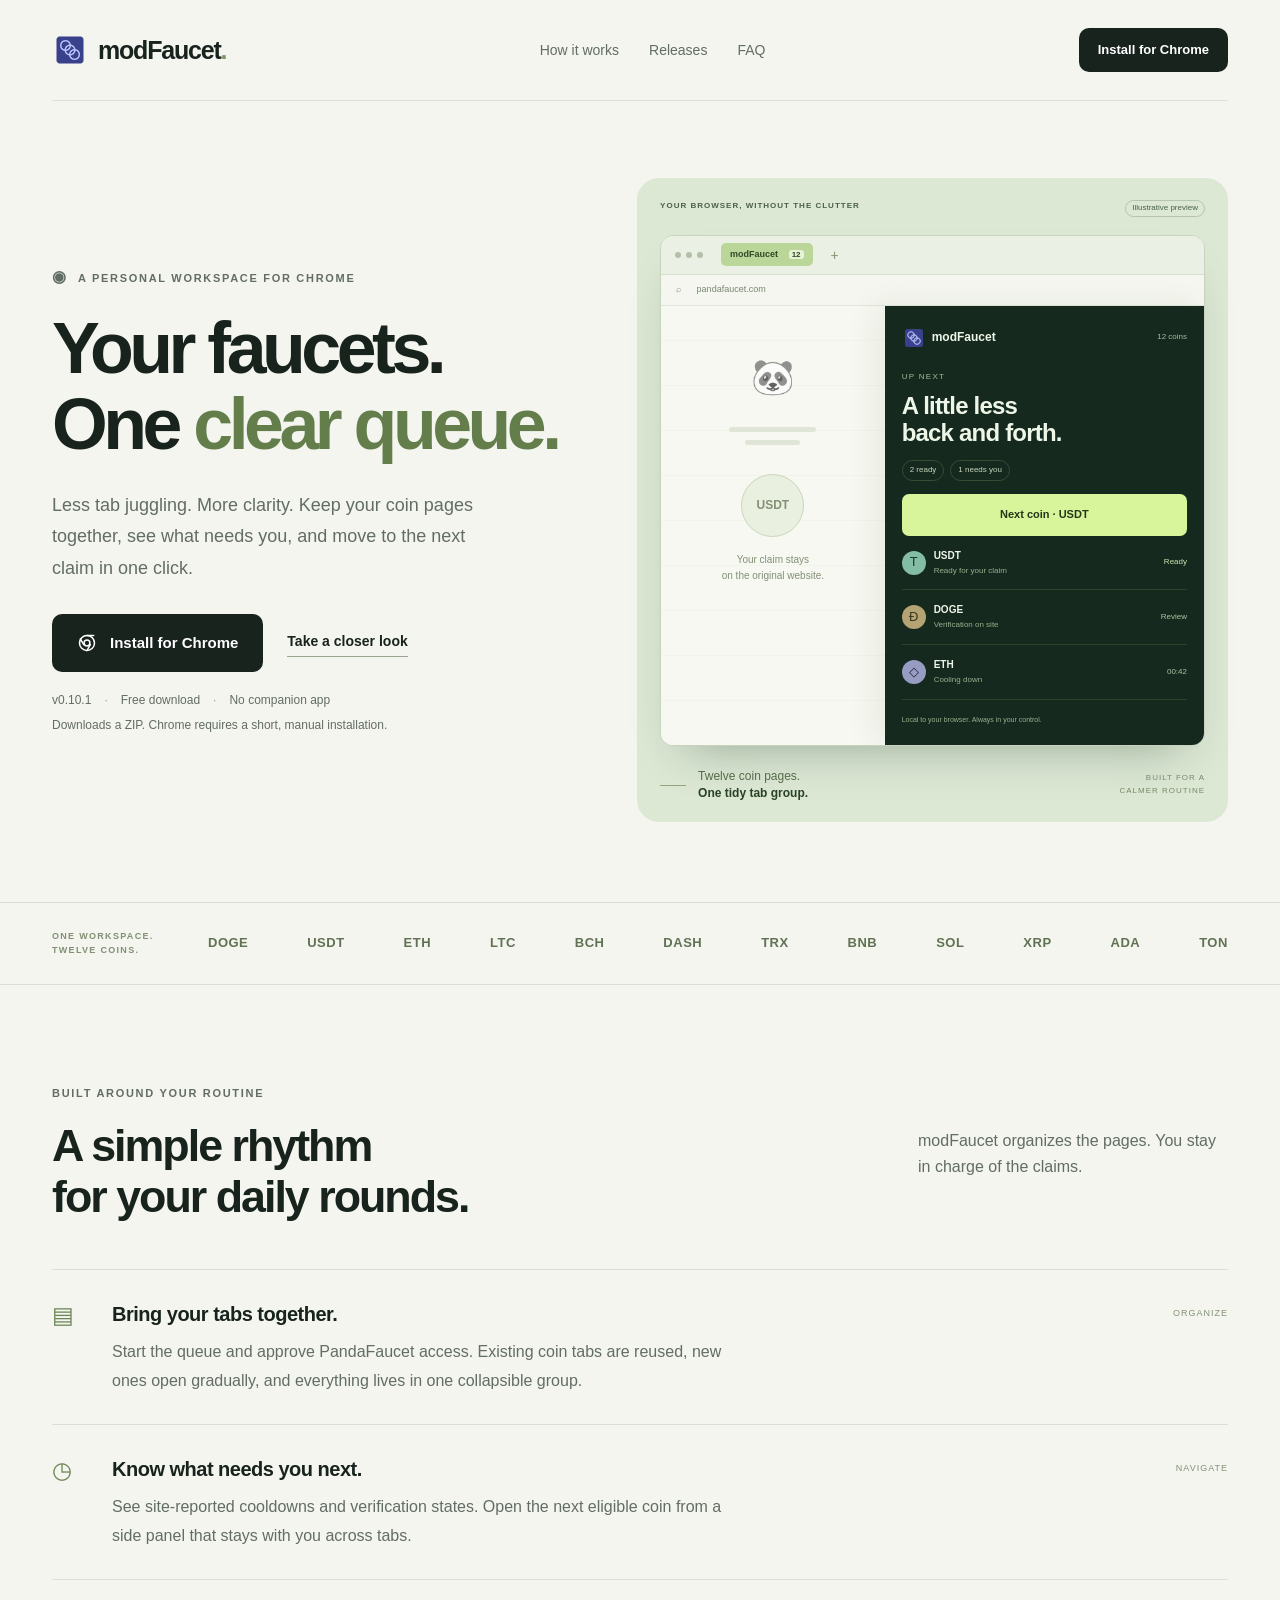
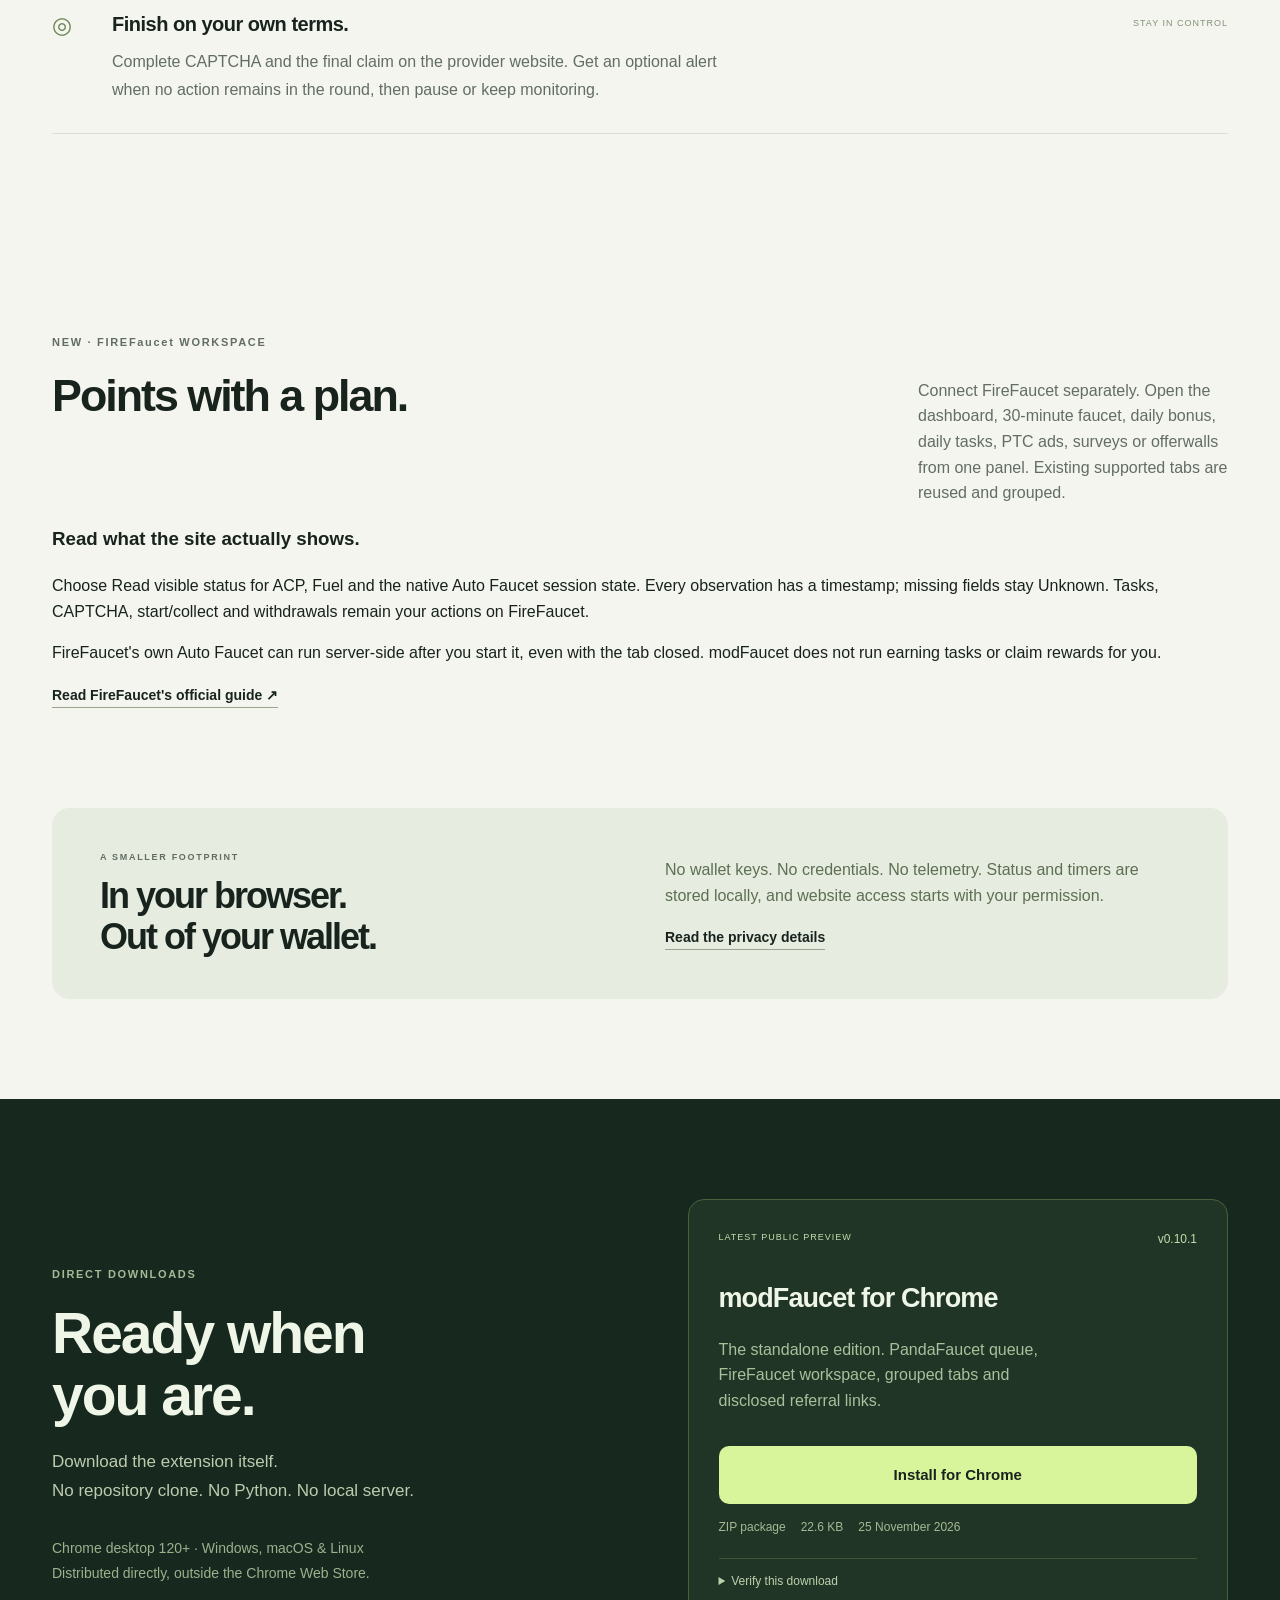
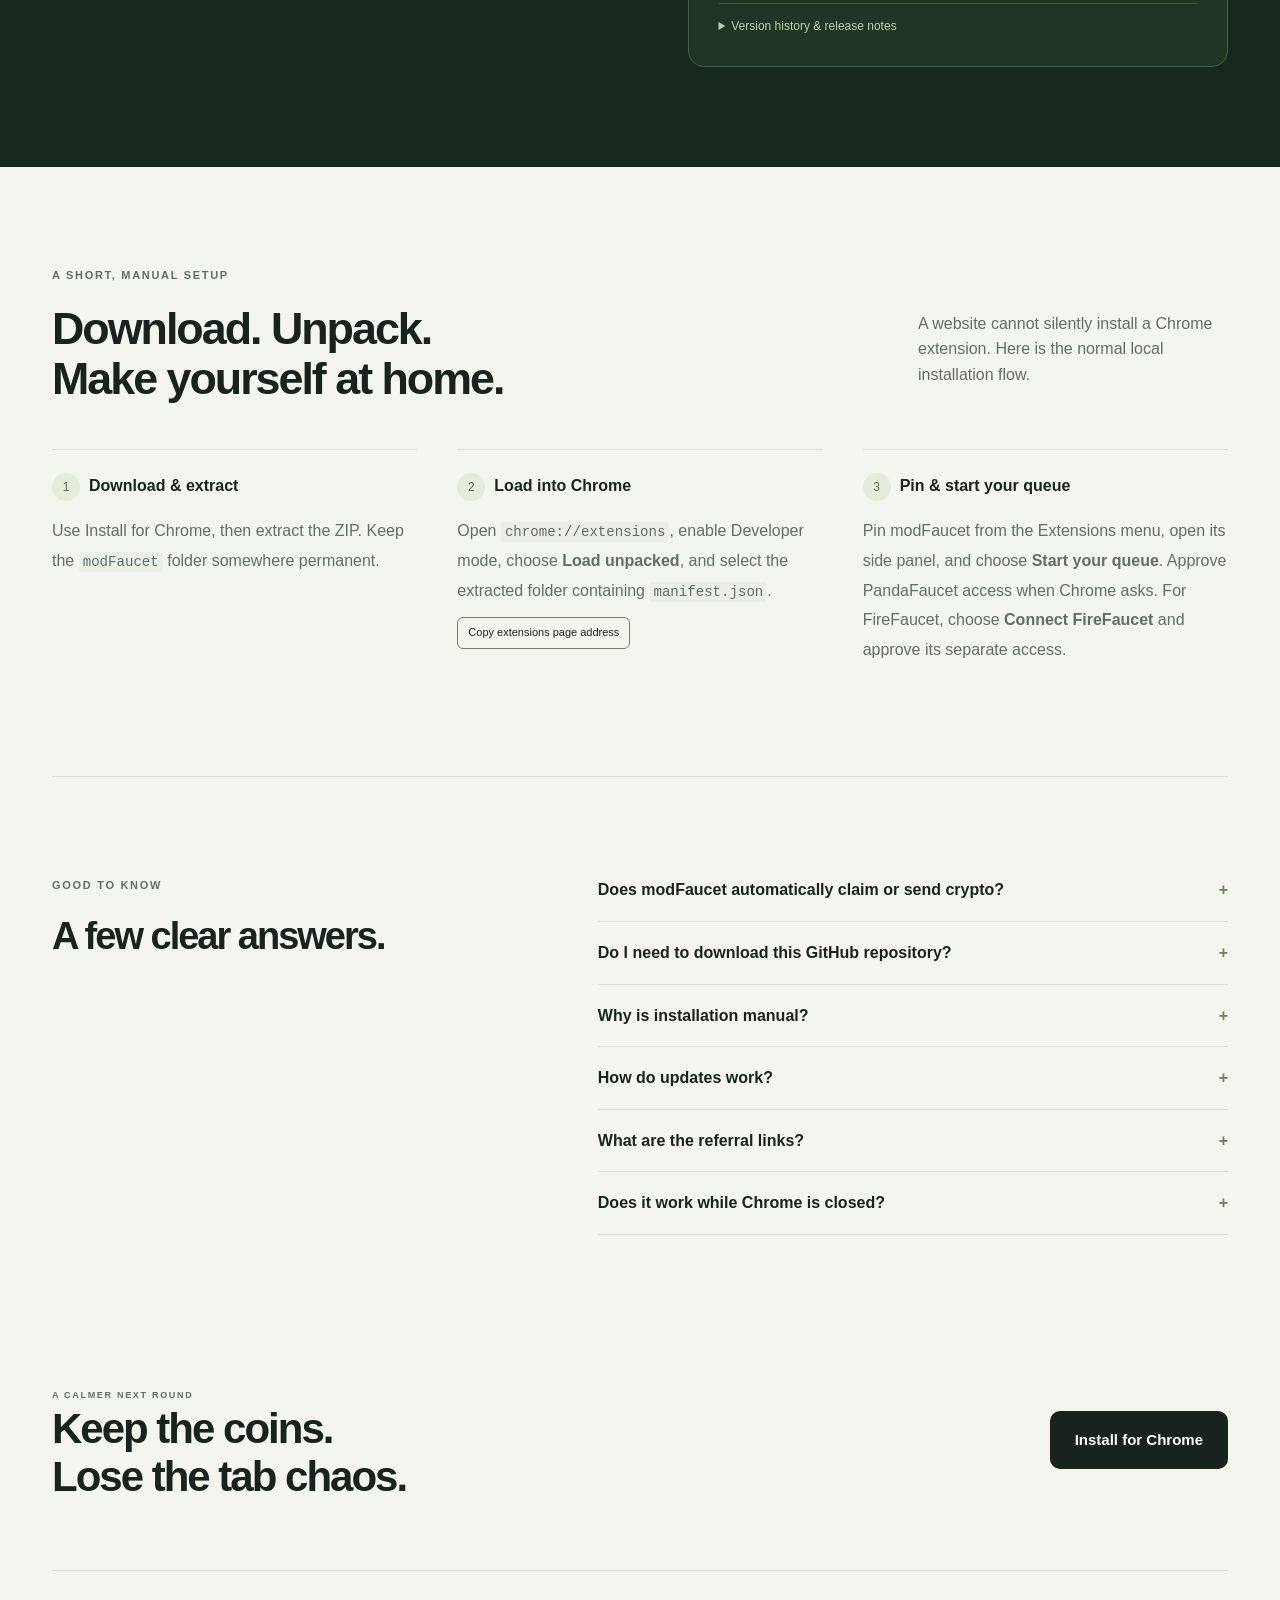
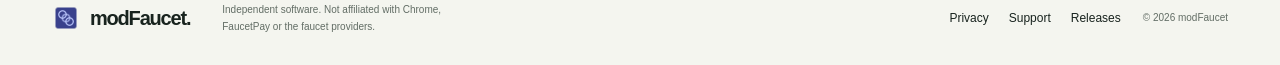
<file: index.html>
<!doctype html>
<html lang="en"><head><meta charset="utf-8"><meta name="viewport" content="width=device-width,initial-scale=1"><meta name="theme-color" content="#f4f5ef"><meta name="description" content="modFaucet organizes your PandaFaucet queue and FireFaucet workspace. Download the free, standalone Chrome extension directly. No companion app or repository download."><meta property="og:title" content="modFaucet — Your faucets. One clear queue."><meta property="og:description" content="A calmer way to organize manual faucet claims. Free standalone Chrome extension."><meta property="og:type" content="website"><title>modFaucet — Your faucets. One clear queue.</title><link rel="icon" href="assets/icon.png"><link rel="stylesheet" href="styles.css"><script src="app.js" defer></script></head>
<body><a class="skip" href="#main">Skip to content</a>
<header class="header wrap"><a class="brand" href="./" aria-label="modFaucet home"><img src="assets/icon.png" width="36" height="36" alt=""><span>modFaucet<span class="brand-dot">.</span></span></a><nav aria-label="Main navigation"><a href="#how-it-works">How it works</a><a href="#releases">Releases</a><a href="#faq">FAQ</a></nav><a class="button button-small dark install-link" href="https://github.com/WeAreTheArtMakers/modFaucet/releases/download/v0.10.1/modFaucet-0.10.1-chrome.zip">Install for Chrome</a></header>
<main id="main">
<section class="hero wrap"><div class="hero-copy"><p class="eyebrow"><span class="chrome-mark" aria-hidden="true">◉</span> A PERSONAL WORKSPACE FOR CHROME</p><h1>Your faucets.<br>One <em>clear queue.</em></h1><p class="lede">Less tab juggling. More clarity. Keep your coin pages together, see what needs you, and move to the next claim in one click.</p><div class="hero-actions"><a class="button dark install-link" href="https://github.com/WeAreTheArtMakers/modFaucet/releases/download/v0.10.1/modFaucet-0.10.1-chrome.zip"><svg aria-hidden="true" viewBox="0 0 24 24"><circle cx="12" cy="12" r="9"/><circle cx="12" cy="12" r="3.5"/><path d="M12 3h8M4 7l4 7m8 0-4 7"/></svg> Install for Chrome</a><a class="text-link" href="#how-it-works">Take a closer look</a></div><p class="download-meta"><span data-version>v0.10.1</span><span>Free download</span><span>No companion app</span></p><p class="install-note">Downloads a ZIP. Chrome requires a short, manual installation.</p></div>
<div class="product-stage" aria-label="Illustrative preview of the extension"><div class="stage-top"><span>YOUR BROWSER, WITHOUT THE CLUTTER</span><span class="preview-badge">Illustrative preview</span></div><div class="browser-shell"><div class="browser-toolbar"><div class="window-dots"><i></i><i></i><i></i></div><span class="tab-pill">modFaucet <b>12</b></span><span class="browser-plus">+</span></div><div class="browser-url"><span aria-hidden="true">⌕</span> pandafaucet.com</div><div class="browser-content"><div class="site-outline"><div class="panda">🐼</div><div class="outline-line long"></div><div class="outline-line"></div><div class="site-coin">USDT</div><span>Your claim stays<br>on the original website.</span></div><div class="extension-preview"><div class="preview-brand"><img src="assets/icon.png" width="28" height="28" alt="">modFaucet <span>12 coins</span></div><p class="mini-eyebrow">UP NEXT</p><h2>A little less<br>back and forth.</h2><div class="preview-counts"><span>2 ready</span><span>1 needs you</span></div><button class="preview-next" id="demo-next" type="button">Next coin · USDT</button><div class="preview-row"><span class="coin-icon usdt">T</span><div><b>USDT</b><small id="demo-status">Ready for your claim</small></div><span class="ready-tag">Ready</span></div><div class="preview-row"><span class="coin-icon doge">Ð</span><div><b>DOGE</b><small>Verification on site</small></div><span class="time-tag">Review</span></div><div class="preview-row"><span class="coin-icon eth">◇</span><div><b>ETH</b><small>Cooling down</small></div><span class="time-tag">00:42</span></div><div class="preview-footer">Local to your browser. Always in your control.</div></div></div></div><div class="stage-caption"><span class="caption-line"></span><p>Twelve coin pages.<br><strong>One tidy tab group.</strong></p><span class="caption-label">BUILT FOR A CALMER ROUTINE</span></div></div></section>
<section class="coin-band"><div class="wrap"><p>ONE WORKSPACE. TWELVE COINS.</p><div class="coin-ticker" aria-label="Supported PandaFaucet coins"><span>DOGE</span><span>USDT</span><span>ETH</span><span>LTC</span><span>BCH</span><span>DASH</span><span>TRX</span><span>BNB</span><span>SOL</span><span>XRP</span><span>ADA</span><span>TON</span></div></div></section>
<section class="workflow wrap section" id="how-it-works"><div class="section-heading"><p class="eyebrow">BUILT AROUND YOUR ROUTINE</p><h2>A simple rhythm<br>for your daily rounds.</h2><p>modFaucet organizes the pages. You stay in charge of the claims.</p></div><div class="workflow-list"><article><div class="feature-symbol" aria-hidden="true">▤</div><div><h3>Bring your tabs together.</h3><p>Start the queue and approve PandaFaucet access. Existing coin tabs are reused, new ones open gradually, and everything lives in one collapsible group.</p></div><span class="feature-label">ORGANIZE</span></article><article><div class="feature-symbol" aria-hidden="true">◷</div><div><h3>Know what needs you next.</h3><p>See site-reported cooldowns and verification states. Open the next eligible coin from a side panel that stays with you across tabs.</p></div><span class="feature-label">NAVIGATE</span></article><article><div class="feature-symbol" aria-hidden="true">◎</div><div><h3>Finish on your own terms.</h3><p>Complete CAPTCHA and the final claim on the provider website. Get an optional alert when no action remains in the round, then pause or keep monitoring.</p></div><span class="feature-label">STAY IN CONTROL</span></article></div></section>
<section class="workflow wrap section" id="firefaucet"><div class="section-heading"><p class="eyebrow">NEW · FIREFaucet WORKSPACE</p><h2>Points with a plan.</h2><p>Connect FireFaucet separately. Open the dashboard, 30-minute faucet, daily bonus, daily tasks, PTC ads, surveys or offerwalls from one panel. Existing supported tabs are reused and grouped.</p></div><div><h3>Read what the site actually shows.</h3><p>Choose Read visible status for ACP, Fuel and the native Auto Faucet session state. Every observation has a timestamp; missing fields stay Unknown. Tasks, CAPTCHA, start/collect and withdrawals remain your actions on FireFaucet.</p><p>FireFaucet's own Auto Faucet can run server-side after you start it, even with the tab closed. modFaucet does not run earning tasks or claim rewards for you.</p><a class="text-link" href="https://firefaucet.win/faq/" target="_blank" rel="noopener noreferrer">Read FireFaucet's official guide ↗</a></div></section><section class="privacy-strip wrap"><div><span class="eyebrow">A SMALLER FOOTPRINT</span><h2>In your browser.<br>Out of your wallet.</h2></div><div><p>No wallet keys. No credentials. No telemetry. Status and timers are stored locally, and website access starts with your permission.</p><a class="text-link" href="privacy.html">Read the privacy details</a></div></section>
<section class="download-section section" id="releases"><div class="wrap release-layout"><div><p class="eyebrow">DIRECT DOWNLOADS</p><h2>Ready when<br>you are.</h2><p class="release-intro">Download the extension itself.<br>No repository clone. No Python. No local server.</p><p class="release-note">Chrome desktop 120+ · Windows, macOS & Linux<br>Distributed directly, outside the Chrome Web Store.</p></div><div class="release-box"><div class="release-title"><span class="release-tag">LATEST PUBLIC PREVIEW</span><span data-version>v0.10.1</span></div><h3>modFaucet for Chrome</h3><p>The standalone edition. PandaFaucet queue, FireFaucet workspace, grouped tabs and disclosed referral links.</p><a class="button lime install-link" href="https://github.com/WeAreTheArtMakers/modFaucet/releases/download/v0.10.1/modFaucet-0.10.1-chrome.zip">Install for Chrome</a><div class="file-details"><span>ZIP package</span><span id="package-size">Loading size…</span><span id="release-date">25 November 2026</span></div><details class="checksum"><summary>Verify this download</summary><p>Compare this SHA-256 with the checksum of the downloaded ZIP.</p><code id="checksum">Loading checksum…</code><button type="button" id="copy-checksum">Copy SHA-256</button></details><details class="history"><summary>Version history & release notes</summary><div id="release-history"><p>v0.10.1 — Daily bonus, loading-tab reuse and safer status reads.</p></div></details></div></div></section>
<section class="install-guide wrap section" id="install"><div class="section-heading"><p class="eyebrow">A SHORT, MANUAL SETUP</p><h2>Download. Unpack.<br>Make yourself at home.</h2><p>A website cannot silently install a Chrome extension. Here is the normal local installation flow.</p></div><ol class="install-steps"><li><span>Download & extract</span><p>Use Install for Chrome, then extract the ZIP. Keep the <code>modFaucet</code> folder somewhere permanent.</p></li><li><span>Load into Chrome</span><p>Open <code>chrome://extensions</code>, enable Developer mode, choose <strong>Load unpacked</strong>, and select the extracted folder containing <code>manifest.json</code>.</p><button class="copy-address" type="button" data-copy="chrome://extensions">Copy extensions page address</button></li><li><span>Pin & start your queue</span><p>Pin modFaucet from the Extensions menu, open its side panel, and choose <strong>Start your queue</strong>. Approve PandaFaucet access when Chrome asks. For FireFaucet, choose <strong>Connect FireFaucet</strong> and approve its separate access.</p></li></ol></section>
<section class="faq wrap section" id="faq"><div><p class="eyebrow">GOOD TO KNOW</p><h2>A few clear answers.</h2></div><div><details><summary>Does modFaucet automatically claim or send crypto?</summary><p>No. It organizes pages and tracks visible status. You complete CAPTCHA and the final claim on the provider site. A provider’s “payment sent” message is not an independently verified payment receipt.</p></details><details><summary>Do I need to download this GitHub repository?</summary><p>No. Every Install for Chrome button downloads a versioned extension ZIP from GitHub Releases. The public repository contains this website and release metadata, not the complete desktop application.</p></details><details><summary>Why is installation manual?</summary><p>This project is not published in the Chrome Web Store. Chrome’s local “Load unpacked” flow is required for this ZIP. The download button cannot bypass Chrome’s installation controls.</p></details><details><summary>How do updates work?</summary><p>Download a newer release, replace the files in the same installed folder, then click Reload on Chrome’s extensions page. There is no silent updater. Keep the folder in place to preserve the installation and local settings.</p></details><details><summary>What are the referral links?</summary><p>The panel includes optional, disclosed signup links for FireFaucet, Final Autoclaim, Lightning Quest and MoonPTC. A new signup may earn the developer a commission under that provider’s rules. Every link requires explicit consent. Existing referrers and claim payment destinations are not rewritten.</p></details><details><summary>Does it work while Chrome is closed?</summary><p>modFaucet needs Chrome open and your computer awake for page observation. FireFaucet’s own Auto Faucet can continue server-side after you start it; modFaucet does not control that session. Provider availability, verification requirements and rewards can change; modFaucet does not guarantee earnings.</p></details></div></section>
<section class="final-cta wrap"><div><span class="eyebrow">A CALMER NEXT ROUND</span><h2>Keep the coins.<br>Lose the tab chaos.</h2></div><a class="button dark install-link" href="https://github.com/WeAreTheArtMakers/modFaucet/releases/download/v0.10.1/modFaucet-0.10.1-chrome.zip">Install for Chrome</a></section></main>
<footer class="footer wrap"><a class="brand" href="./"><img src="assets/icon.png" width="28" height="28" alt=""><span>modFaucet.</span></a><p>Independent software. Not affiliated with Chrome, FaucetPay or the faucet providers.</p><div><a href="privacy.html">Privacy</a><a href="https://github.com/WeAreTheArtMakers/modFaucet/issues" target="_blank" rel="noopener noreferrer">Support</a><a href="#releases">Releases</a></div><small>© 2026 modFaucet</small></footer>
<dialog id="install-dialog"><button class="dialog-close" id="close-dialog" type="button" aria-label="Close installation guide">×</button><p class="eyebrow">YOUR DOWNLOAD IS STARTING</p><h2>Three steps.<br>Then you’re home.</h2><ol><li>Extract the ZIP into a permanent folder.</li><li>Open <code>chrome://extensions</code> and enable Developer mode.</li><li>Choose <strong>Load unpacked</strong>, then select the <code>modFaucet</code> folder.</li></ol><button class="button dark" type="button" data-copy="chrome://extensions">Copy extensions page address</button><p class="dialog-note">The ZIP download does not install the extension automatically.</p></dialog><div id="toast" role="status" aria-live="polite"></div></body></html>
</file>
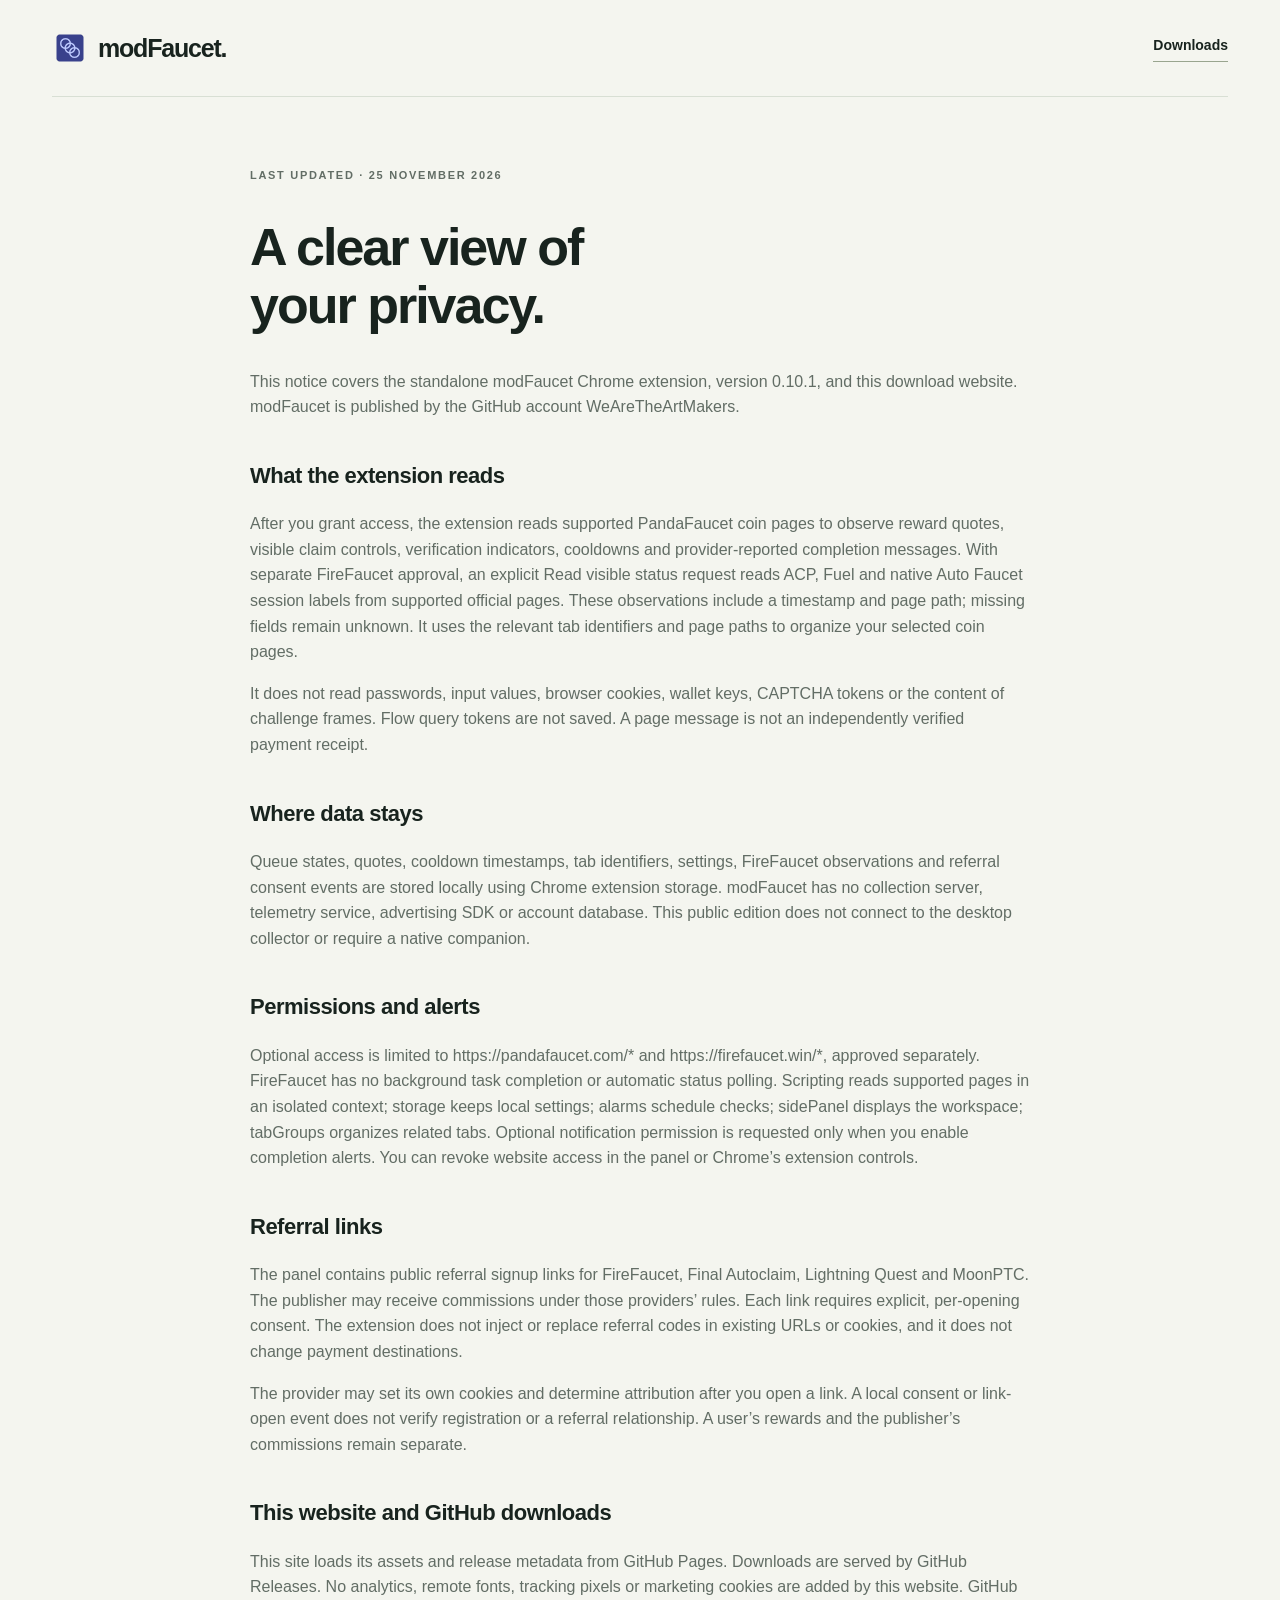
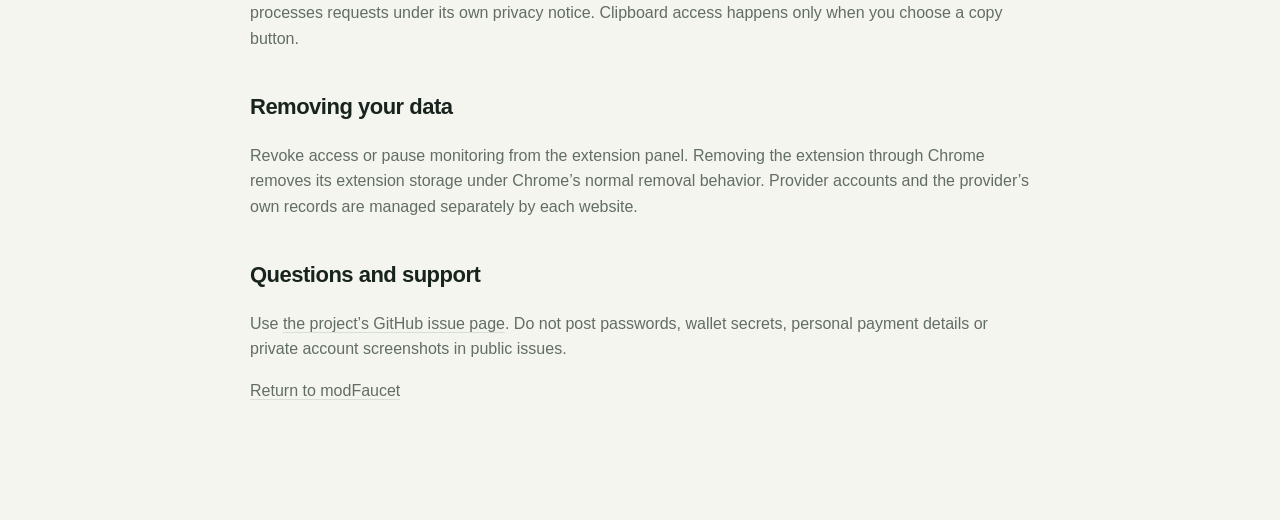
<file: privacy.html>
<!doctype html><html lang="en"><head><meta charset="utf-8"><meta name="viewport" content="width=device-width,initial-scale=1"><meta name="description" content="How modFaucet handles local page observations, permissions and optional referral links."><title>Privacy — modFaucet</title><link rel="icon" href="assets/icon.png"><link rel="stylesheet" href="styles.css"></head><body><header class="header wrap"><a class="brand" href="./"><img src="assets/icon.png" width="36" height="36" alt=""><span>modFaucet.</span></a><a class="text-link" href="./#releases">Downloads</a></header><main class="privacy-page wrap"><p class="eyebrow">LAST UPDATED · 25 NOVEMBER 2026</p><h1>A clear view of<br>your privacy.</h1><p>This notice covers the standalone modFaucet Chrome extension, version 0.10.1, and this download website. modFaucet is published by the GitHub account WeAreTheArtMakers.</p><h2>What the extension reads</h2><p>After you grant access, the extension reads supported PandaFaucet coin pages to observe reward quotes, visible claim controls, verification indicators, cooldowns and provider-reported completion messages. With separate FireFaucet approval, an explicit Read visible status request reads ACP, Fuel and native Auto Faucet session labels from supported official pages. These observations include a timestamp and page path; missing fields remain unknown. It uses the relevant tab identifiers and page paths to organize your selected coin pages.</p><p>It does not read passwords, input values, browser cookies, wallet keys, CAPTCHA tokens or the content of challenge frames. Flow query tokens are not saved. A page message is not an independently verified payment receipt.</p><h2>Where data stays</h2><p>Queue states, quotes, cooldown timestamps, tab identifiers, settings, FireFaucet observations and referral consent events are stored locally using Chrome extension storage. modFaucet has no collection server, telemetry service, advertising SDK or account database. This public edition does not connect to the desktop collector or require a native companion.</p><h2>Permissions and alerts</h2><p>Optional access is limited to https://pandafaucet.com/* and https://firefaucet.win/*, approved separately. FireFaucet has no background task completion or automatic status polling. Scripting reads supported pages in an isolated context; storage keeps local settings; alarms schedule checks; sidePanel displays the workspace; tabGroups organizes related tabs. Optional notification permission is requested only when you enable completion alerts. You can revoke website access in the panel or Chrome’s extension controls.</p><h2>Referral links</h2><p>The panel contains public referral signup links for FireFaucet, Final Autoclaim, Lightning Quest and MoonPTC. The publisher may receive commissions under those providers’ rules. Each link requires explicit, per-opening consent. The extension does not inject or replace referral codes in existing URLs or cookies, and it does not change payment destinations.</p><p>The provider may set its own cookies and determine attribution after you open a link. A local consent or link-open event does not verify registration or a referral relationship. A user’s rewards and the publisher’s commissions remain separate.</p><h2>This website and GitHub downloads</h2><p>This site loads its assets and release metadata from GitHub Pages. Downloads are served by GitHub Releases. No analytics, remote fonts, tracking pixels or marketing cookies are added by this website. GitHub processes requests under its own privacy notice. Clipboard access happens only when you choose a copy button.</p><h2>Removing your data</h2><p>Revoke access or pause monitoring from the extension panel. Removing the extension through Chrome removes its extension storage under Chrome’s normal removal behavior. Provider accounts and the provider’s own records are managed separately by each website.</p><h2>Questions and support</h2><p>Use <a href="https://github.com/WeAreTheArtMakers/modFaucet/issues" target="_blank" rel="noopener noreferrer">the project’s GitHub issue page</a>. Do not post passwords, wallet secrets, personal payment details or private account screenshots in public issues.</p><p><a href="./">Return to modFaucet</a></p></main></body></html>
</file>
<file: styles.css>
:root{--paper:#f4f5ef;--ink:#18231e;--muted:#626d65;--line:#d8dfd4;--lime:#d8f59b;--forest:#203c30;--white:#fff;--radius:18px;font:16px/1.6 -apple-system,BlinkMacSystemFont,"Segoe UI",Arial,sans-serif;color:var(--ink);background:var(--paper)}*{box-sizing:border-box}html{scroll-behavior:smooth;scroll-padding-top:25px}body{margin:0}a{color:inherit;text-decoration:none}button,input{font:inherit}button,a{touch-action:manipulation}button{cursor:pointer}button:focus-visible,a:focus-visible,summary:focus-visible{outline:3px solid #6a8164;outline-offset:5px}img{max-width:100%;height:auto}.wrap{max-width:1280px;width:calc(100% - 104px);margin:0 auto}.skip{position:absolute;left:20px;top:-100px;padding:12px;background:var(--ink);color:#fff;z-index:99}.skip:focus{top:10px}.header{display:flex;align-items:center;justify-content:space-between;padding:28px 0;gap:25px;border-bottom:1px solid var(--line)}.brand{display:flex;align-items:center;gap:10px;font-weight:720;font-size:25px;letter-spacing:-1.2px;white-space:nowrap}.brand-dot{color:#7c9860}.header nav{display:flex;gap:30px;font-size:14px;color:var(--muted)}.header nav a:hover{color:var(--ink)}.button{display:inline-flex;align-items:center;justify-content:center;gap:13px;padding:17px 24px;min-height:58px;border:1px solid transparent;border-radius:10px;font-size:15px;font-weight:650;line-height:1.2;transition:transform .18s,background .18s;white-space:nowrap}.button:hover{transform:translateY(-2px)}.button-small{padding:12px 18px;min-height:44px;font-size:13px}.dark{color:#fff;background:var(--ink)}.dark:hover{background:#314b3b}.lime{background:var(--lime);color:var(--ink)}.lime:hover{background:#e3ffb0}.button svg{width:20px;height:20px;stroke:currentColor;fill:none;stroke-width:1.8;stroke-linecap:round;stroke-linejoin:round}.hero{display:grid;grid-template-columns:1fr 1.08fr;align-items:center;gap:38px;padding:77px 0 80px}.eyebrow{font-size:11px;letter-spacing:1.7px;font-weight:700;line-height:1.6;margin:0 0 20px;color:var(--muted)}.chrome-mark{font-size:16px;margin-right:6px}.hero h1{font-size:clamp(48px,5.6vw,78px);font-weight:650;letter-spacing:-4.5px;line-height:1.06;margin:0 0 28px}.hero h1 em{font-style:normal;color:#637e4b}.lede{font-size:18px;line-height:1.75;color:var(--muted);max-width:440px;margin:0 0 30px}.hero-actions{display:flex;align-items:center;gap:24px}.text-link{font-size:14px;font-weight:600;border-bottom:1px solid #99a58f;padding-bottom:4px}.download-meta{display:flex;gap:13px;flex-wrap:wrap;color:var(--muted);font-size:12px;margin:19px 0 0}.download-meta span+span:before{content:'·';margin-right:13px;color:#9ca893}.install-note{font-size:12px;color:var(--muted);margin:6px 0 0}.product-stage{background:#dce7d4;border-radius:22px;padding:22px 23px 20px;position:relative;min-width:0}.stage-top{display:flex;justify-content:space-between;gap:10px;font-size:8px;letter-spacing:1px;font-weight:650;margin:0 0 18px;color:#4a6148}.preview-badge{font-size:8px;letter-spacing:0;font-weight:400;border:1px solid #b5c5ac;border-radius:20px;padding:1px 6px;white-space:nowrap}.browser-shell{background:#fafbf7;border-radius:13px;box-shadow:0 24px 45px -25px #24442e66;border:1px solid #c7d3bd;overflow:hidden}.browser-toolbar{height:39px;background:#eaf0e3;display:flex;align-items:center;gap:18px;padding:0 14px;border-bottom:1px solid #d6dfce}.window-dots{display:flex;gap:5px}.window-dots i{width:6px;height:6px;border-radius:50%;background:#b4bfaa}.tab-pill{background:#bad699;padding:4px 9px;border-radius:5px;font-size:9px;color:#304b25;font-weight:600}.tab-pill b{margin-left:8px;font-size:8px;border-radius:3px;padding:0 3px;background:#e6f3d7}.browser-plus{color:#859879;font-size:14px}.browser-url{font-size:9px;color:#7b8873;height:31px;background:#f4f6ef;padding:7px 15px;border-bottom:1px solid #e0e6da}.browser-url span{margin-right:13px}.browser-content{display:grid;grid-template-columns:.7fr 1fr;min-height:354px}.site-outline{display:flex;align-items:center;flex-direction:column;padding:43px 18px;color:#839077;background:repeating-linear-gradient(0deg,#f6f8f1,#f6f8f1 44px,#f1f4e9 44px,#f1f4e9 45px)}.panda{font-size:35px;filter:grayscale(1);opacity:.6;margin-bottom:18px}.outline-line{height:5px;background:#dfe6d7;width:55px;margin:4px;border-radius:5px}.outline-line.long{width:87px}.site-coin{border:1px solid #c9d6bc;border-radius:50%;height:63px;width:63px;display:grid;place-items:center;font-size:12px;font-weight:700;margin:25px 0 15px;background:#eaf0df}.site-outline>span{font-size:10px;line-height:1.6;text-align:center}.extension-preview{margin:0;background:#15291f;color:#eef6e7;padding:20px 17px;box-shadow:-10px 0 30px #334a3012;min-width:0}.preview-brand{display:flex;gap:6px;align-items:center;font-size:12px;font-weight:650}.preview-brand span{margin-left:auto;font-size:8px;color:#a7b89a;font-weight:400}.preview-brand img{width:24px;height:24px}.mini-eyebrow{font-size:8px;letter-spacing:1.3px;color:#a5bb94;margin:21px 0 8px}.extension-preview h2{font-size:24px;font-weight:550;letter-spacing:-.8px;line-height:1.16;margin:0 0 13px}.preview-counts{display:flex;gap:6px;margin-bottom:13px}.preview-counts span{border:1px solid #3a4b33;color:#c6d5bb;font-size:8px;padding:3px 7px;border-radius:12px}.preview-next{background:var(--lime);color:#24351a;border:0;width:100%;padding:12px 8px;border-radius:7px;font-size:11px;font-weight:650;text-align:center}.preview-next:hover{background:#e8ffb8}.preview-row{display:flex;align-items:center;gap:8px;padding:12px 0;border-bottom:1px solid #30412a}.coin-icon{width:24px;height:24px;border-radius:50%;display:grid;place-items:center;font-size:13px;flex-shrink:0}.usdt{background:#83bda5;color:#143c2b}.doge{background:#b5a473;color:#3c351f}.eth{background:#969cc2;color:#222546}.preview-row div{flex:1;min-width:0}.preview-row b{display:block;font-size:10px;font-weight:550}.preview-row small{display:block;color:#9aae8d;font-size:8px;margin-top:1px}.ready-tag{font-size:8px;color:#cee5a9}.time-tag{font-size:8px;color:#b2c19f}.preview-footer{font-size:7px;color:#9aaf8c;margin-top:14px}.stage-caption{display:flex;align-items:center;gap:12px;margin-top:22px}.caption-line{width:26px;height:1px;background:#91a77c}.stage-caption p{font-size:12px;line-height:1.4;margin:0;color:#546b48}.stage-caption strong{font-weight:600;color:#284225}.caption-label{font-size:8px;letter-spacing:1px;margin-left:auto;color:#758b68;text-align:right;max-width:90px}.coin-band{border-top:1px solid var(--line);border-bottom:1px solid var(--line);padding:26px 0}.coin-band>.wrap{display:flex;align-items:center;gap:36px}.coin-band p{font-size:9px;letter-spacing:1.3px;font-weight:650;color:#819076;max-width:120px;margin:0}.coin-ticker{display:flex;flex-wrap:wrap;justify-content:space-between;gap:15px;flex:1;color:#607253;font-size:13px;font-weight:650;letter-spacing:.5px}.section{padding-top:100px;padding-bottom:100px}.section-heading{display:flex;align-items:flex-start;flex-wrap:wrap;column-gap:50px}.section-heading>.eyebrow{width:100%;margin-bottom:18px}.section-heading h2,.privacy-strip h2,.download-section h2,.faq h2,.final-cta h2{font-size:clamp(32px,3.5vw,46px);letter-spacing:-2px;line-height:1.13;font-weight:580;margin:0}.section-heading>p:not(.eyebrow){font-size:16px;max-width:310px;color:var(--muted);margin:8px 0 0 auto}.workflow-list{margin-top:48px;border-top:1px solid var(--line)}.workflow-list article{display:flex;align-items:flex-start;gap:25px;padding:28px 0;border-bottom:1px solid var(--line)}.feature-symbol{font-size:23px;color:#6b8654;width:35px;flex-shrink:0;line-height:1.5}.workflow-list article>div:nth-child(2){max-width:650px}.workflow-list h3{font-size:20px;font-weight:600;letter-spacing:-.5px;margin:0 0 8px}.workflow-list p{font-size:15px;color:var(--muted);max-width:630px;margin:0;line-height:1.8}.feature-label{margin-left:auto;font-size:9px;letter-spacing:1px;color:#829277;padding-top:8px;white-space:nowrap}.privacy-strip{background:#e6ecdF;padding:42px 48px;border-radius:18px;display:grid;grid-template-columns:1fr 1fr;gap:50px;align-items:center}.privacy-strip .eyebrow{font-size:9px;margin-bottom:12px;display:block}.privacy-strip h2{font-size:36px}.privacy-strip p{font-size:16px;color:#5d6f52;margin-top:0}.download-section{background:#17291f;color:#eff6e7;margin-top:100px}.release-layout{display:grid;grid-template-columns:1fr 1fr;gap:95px;align-items:center}.download-section .eyebrow{color:#a6b995}.download-section h2{font-size:57px;line-height:1.08}.release-intro{font-size:17px;color:#bdccae;line-height:1.7;margin-top:22px}.release-note{font-size:12px;color:#9db18d;line-height:1.8;margin-top:30px}.release-box{padding:30px;border:1px solid #49613b;border-radius:16px;background:#203526}.release-title{display:flex;justify-content:space-between;gap:8px;color:#c5dcad;font-size:12px}.release-tag{font-size:9px;letter-spacing:1px}.release-box h3{font-size:27px;font-weight:550;letter-spacing:-.9px;margin:28px 0 9px}.release-box>p{font-size:14px;color:#aabf9b;max-width:350px}.release-box>.button{width:100%;margin-top:17px}.file-details{display:flex;flex-wrap:wrap;gap:15px;font-size:10px;color:#a6b995;margin:14px 0 20px}.checksum,.history{border-top:1px solid #405637;padding:13px 0 0;margin-top:12px;font-size:12px;color:#bdd0ac}.checksum summary,.history summary{cursor:pointer}.checksum p{font-size:12px}.checksum code{display:block;word-break:break-all;font-size:10px;color:#d5e8c3;margin:12px 0}.checksum button,.copy-address{border:1px solid #718364;border-radius:6px;padding:6px 10px;font-size:11px;color:inherit;background:transparent;cursor:pointer}.history article{margin:13px 0}.history a{text-decoration:underline}.install-steps{list-style:none;counter-reset:steps;padding:0;margin:45px 0 0;display:grid;grid-template-columns:repeat(3,1fr);gap:40px}.install-steps li{counter-increment:steps;border-top:1px solid var(--line);padding:23px 0 0}.install-steps li:before{content:counter(steps);display:inline-grid;place-items:center;background:#e5ecdC;width:28px;height:28px;border-radius:50%;font-size:12px;color:#5c7447;margin-right:9px}.install-steps li>span{font-weight:600;font-size:16px}.install-steps p{font-size:14px;color:var(--muted);line-height:1.85;margin:15px 0 12px}code{font-size:.88em;background:#5d73400d;border-radius:4px;padding:2px 4px;overflow-wrap:anywhere}.faq{display:grid;grid-template-columns:.85fr 1.15fr;gap:80px;border-top:1px solid var(--line)}.faq h2{font-size:38px}.faq details{border-bottom:1px solid var(--line);padding:18px 0}.faq details:first-child{padding-top:0}.faq summary{cursor:pointer;list-style:none;font-size:16px;font-weight:550;display:flex;justify-content:space-between;gap:20px}.faq summary:after{content:'+';color:#6d825b}.faq details[open] summary:after{content:'−'}.faq details p{font-size:14px;color:var(--muted);line-height:1.8;max-width:580px}.final-cta{display:flex;align-items:center;justify-content:space-between;gap:40px;padding:45px 0 70px}.final-cta .eyebrow{font-size:9px;margin-bottom:15px}.final-cta h2{font-size:42px}.footer{display:flex;align-items:center;flex-wrap:wrap;gap:22px;padding:30px 0;border-top:1px solid var(--line)}.footer .brand{font-size:20px}.footer p{font-size:10px;color:var(--muted);max-width:250px;line-height:1.7;margin:0 0 0 10px}.footer>div{display:flex;gap:20px;margin-left:auto;font-size:12px}.footer small{font-size:10px;color:var(--muted)}dialog{max-width:470px;width:calc(100% - 32px);padding:35px;border:1px solid #c4cfbb;border-radius:20px;color:var(--ink);background:var(--paper);box-shadow:0 30px 100px #071b2a44}dialog::backdrop{background:#10291ec2;backdrop-filter:blur(5px)}dialog h2{font-size:38px;line-height:1.12;letter-spacing:-1.8px;font-weight:600;margin:12px 0 25px}dialog ol{padding-left:20px;font-size:14px;color:var(--muted)}dialog li{margin-bottom:13px;padding-left:5px}dialog .button{width:100%;font-size:13px;margin-top:10px}.dialog-close{position:absolute;right:14px;top:9px;background:none;border:0;font-size:28px;color:var(--muted)}.dialog-note{font-size:11px;color:var(--muted);margin-bottom:0}#toast:empty{display:none}#toast{position:fixed;bottom:22px;left:50%;transform:translateX(-50%);padding:12px 22px;border:1px solid #819c67;border-radius:10px;color:#eff5e8;background:#263e2c;font-size:13px;box-shadow:0 8px 35px #0a211f33;max-width:calc(100% - 30px);z-index:50}.privacy-page{max-width:780px;padding:70px 0 100px}.privacy-page h1{font-size:52px;letter-spacing:-2px;line-height:1.1}.privacy-page h2{font-size:22px;letter-spacing:-.5px;margin-top:38px}.privacy-page p,.privacy-page li{color:var(--muted)}.privacy-page a{border-bottom:1px solid var(--line)}
@media(min-width:1450px){.hero h1{font-size:80px}}@media(max-width:1100px){.wrap{width:calc(100% - 64px)}.hero{gap:25px}.hero h1{letter-spacing:-3px}.hero-actions{gap:16px;flex-wrap:wrap}.product-stage{padding:18px}.browser-content{grid-template-columns:.55fr 1fr}.site-outline{padding:43px 10px}.release-layout{gap:55px}.extension-preview{padding:18px 13px}.preview-brand span{display:none}.caption-label{display:none}.feature-label{display:none}}@media(max-width:800px){.header nav{gap:20px}.header nav a:first-child{display:none}.hero{grid-template-columns:1fr;gap:45px;padding-top:48px;padding-bottom:50px}.hero h1{font-size:65px;letter-spacing:-3.8px}.hero-copy{max-width:580px}.lede{max-width:500px}.product-stage{padding:22px;max-width:600px;width:100%;justify-self:center}.browser-content{grid-template-columns:.8fr 1fr}.extension-preview{padding:22px}.preview-brand span{display:block}.stage-top,.preview-badge{font-size:9px}.preview-brand{font-size:14px}.extension-preview h2{font-size:30px}.preview-next{font-size:13px}.preview-row b{font-size:12px}.preview-row small{font-size:10px}.preview-counts span,.ready-tag,.time-tag{font-size:10px}.mini-eyebrow{font-size:10px}.preview-footer{font-size:9px}.site-outline>span{font-size:12px}.caption-label{display:block}.coin-band>.wrap{display:block}.coin-band p{max-width:none;margin-bottom:15px}.coin-ticker{justify-content:flex-start;gap:20px}.section{padding-top:65px;padding-bottom:65px}.section-heading>p:not(.eyebrow){margin:20px 0 0;max-width:450px}.section-heading h2{width:100%;font-size:39px}.privacy-strip{padding:30px;gap:30px}.privacy-strip h2{font-size:31px}.privacy-strip p{font-size:14px}.release-layout{grid-template-columns:1fr;gap:30px}.download-section{margin-top:65px}.download-section h2{font-size:48px}.release-note{margin-top:15px}.release-box{max-width:600px}.install-steps{grid-template-columns:1fr;gap:20px}.install-steps li{padding-top:18px}.install-steps p{max-width:600px}.faq{grid-template-columns:1fr;gap:35px}.footer p{display:none}.footer small{width:100%}}@media(max-width:480px){.wrap{width:calc(100% - 40px)}.header{gap:12px;padding:20px 0}.header .brand{font-size:23px}.header .brand img{width:31px}.header nav{display:none}.button-small{font-size:11px;padding:11px 12px}.hero{padding-top:38px;gap:35px}.hero .eyebrow{font-size:9px;letter-spacing:1.2px}.hero h1{font-size:51px;letter-spacing:-3px}.lede{font-size:16px}.hero-actions{gap:20px}.hero-actions>.button{padding:17px 22px}.text-link{font-size:13px}.download-meta{font-size:11px;gap:10px}.download-meta span+span:before{margin-right:10px}.install-note{font-size:10px}.product-stage{padding:14px 12px 18px;border-radius:15px}.stage-top{font-size:7px;gap:4px;margin-bottom:12px}.preview-badge{font-size:7px}.browser-content{grid-template-columns:.6fr 1fr;min-height:330px}.extension-preview{padding:16px 12px}.preview-brand{font-size:11px}.preview-brand span{display:none}.extension-preview h2{font-size:25px}.preview-next{font-size:11px}.preview-row b{font-size:10px}.preview-row small{font-size:8px}.preview-counts span,.ready-tag,.time-tag{font-size:8px}.preview-footer{font-size:7px}.site-outline{padding:35px 5px}.site-outline>span{font-size:9px}.outline-line.long{width:60px}.outline-line{width:40px}.panda{font-size:29px}.stage-caption{gap:9px;margin-top:18px}.stage-caption p{font-size:11px}.caption-label{font-size:7px;max-width:90px}.coin-ticker{font-size:12px;gap:16px}.workflow-list article{gap:15px}.feature-symbol{width:24px;font-size:21px}.workflow-list h3{font-size:18px}.workflow-list p{font-size:14px}.privacy-strip{grid-template-columns:1fr;gap:20px;padding:28px}.privacy-strip p{font-size:15px}.release-box{padding:22px}.release-box h3{font-size:25px}.release-layout{gap:35px}.download-section h2{font-size:44px}.file-details{font-size:9px;gap:12px}.section-heading h2,.faq h2{font-size:34px}.final-cta{align-items:flex-start;flex-direction:column;gap:28px;padding-top:10px;padding-bottom:45px}.final-cta h2{font-size:36px}.footer{gap:18px}.footer>div{gap:15px;font-size:11px}.footer .brand{font-size:19px}.footer .brand img{width:24px}.privacy-page h1{font-size:41px}}@media(prefers-reduced-motion:reduce){html{scroll-behavior:auto}*,*:before,*:after{transition:none!important;animation:none!important}}

/* Keep live instructions readable; miniature preview typography is illustrative. */
.workflow-list p,.faq details p,.install-steps p,.release-box>p{font-size:16px}.file-details{font-size:12px}.install-note{font-size:12px}.release-note{font-size:14px}
@media(max-width:380px){.header{gap:8px}.header .brand{font-size:20px;gap:5px}.header .brand img{width:25px}.header>.button{font-size:10px;padding:10px 8px;min-height:40px}.hero h1{font-size:47px;letter-spacing:-2.8px}.preview-brand{font-size:10px}.preview-brand img{width:20px}.preview-row{gap:5px}.coin-icon{width:20px;height:20px}.extension-preview{padding:15px 9px}}
</file>
